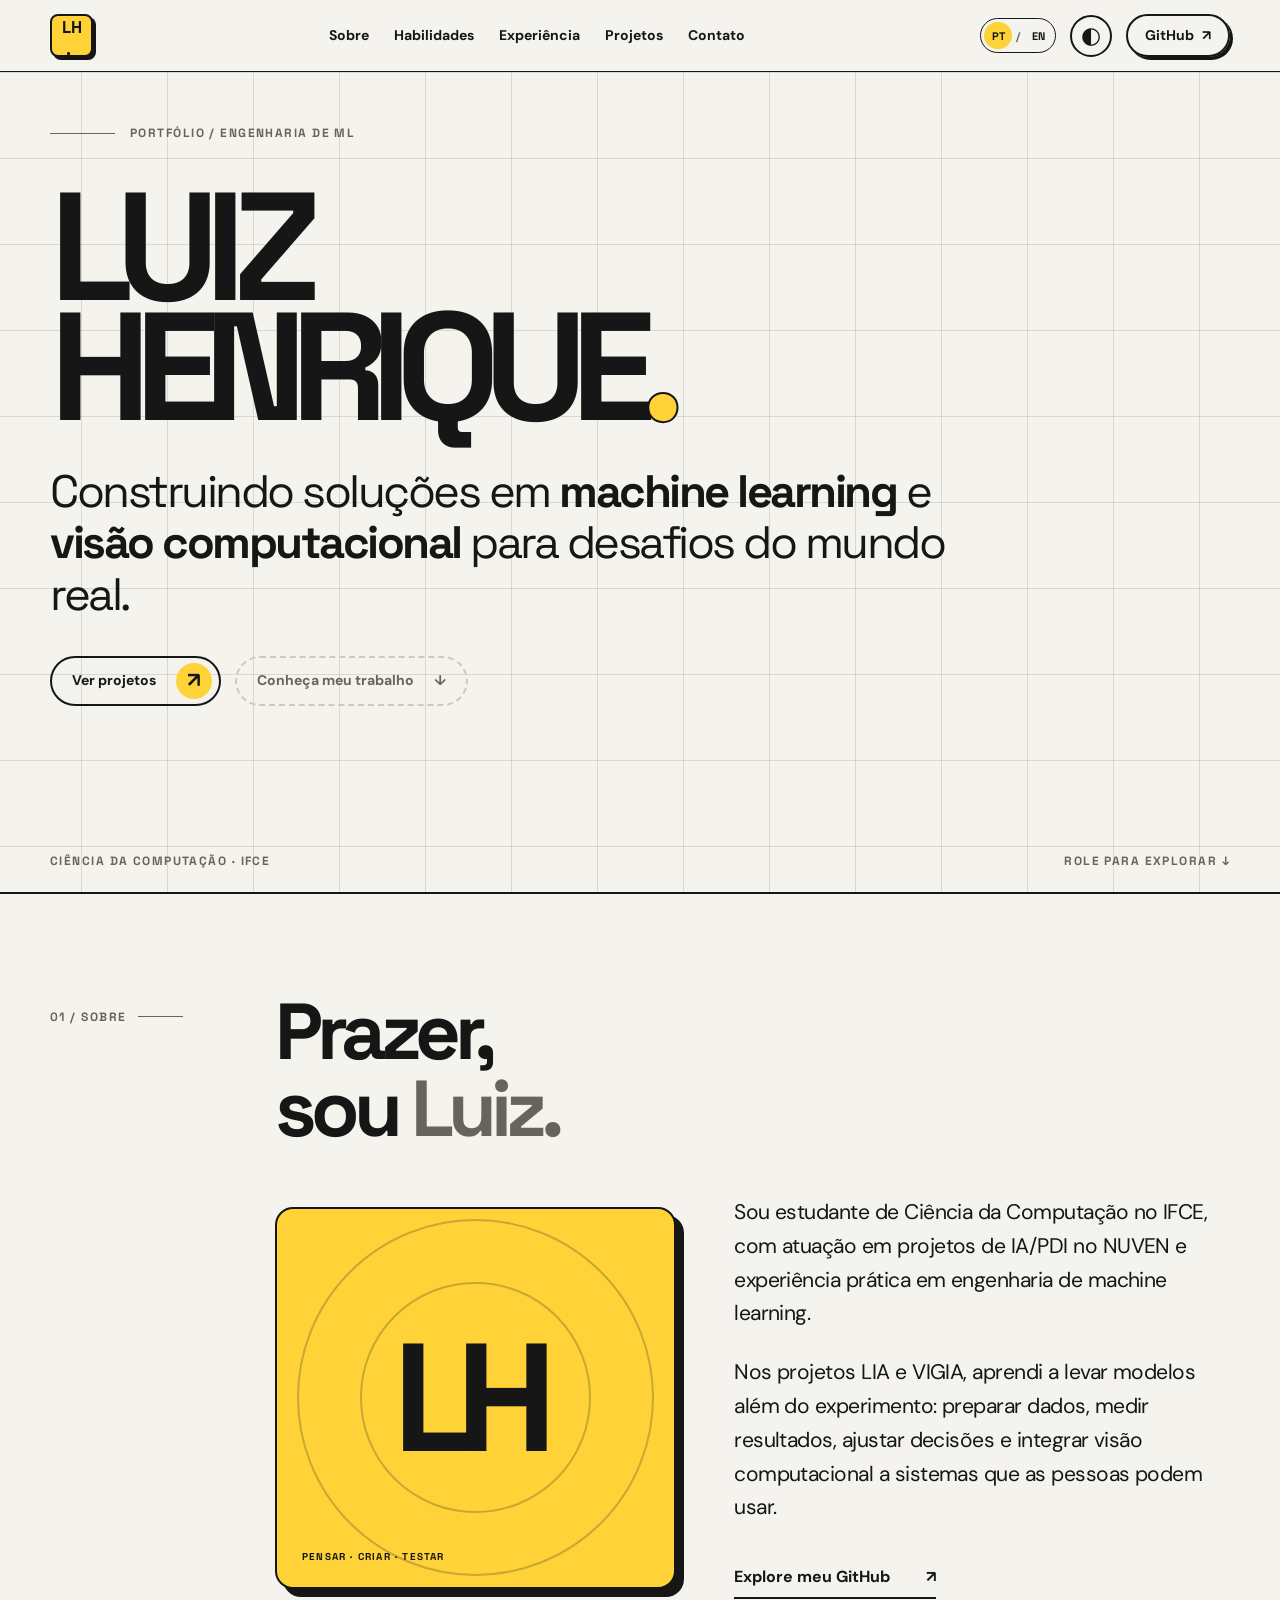
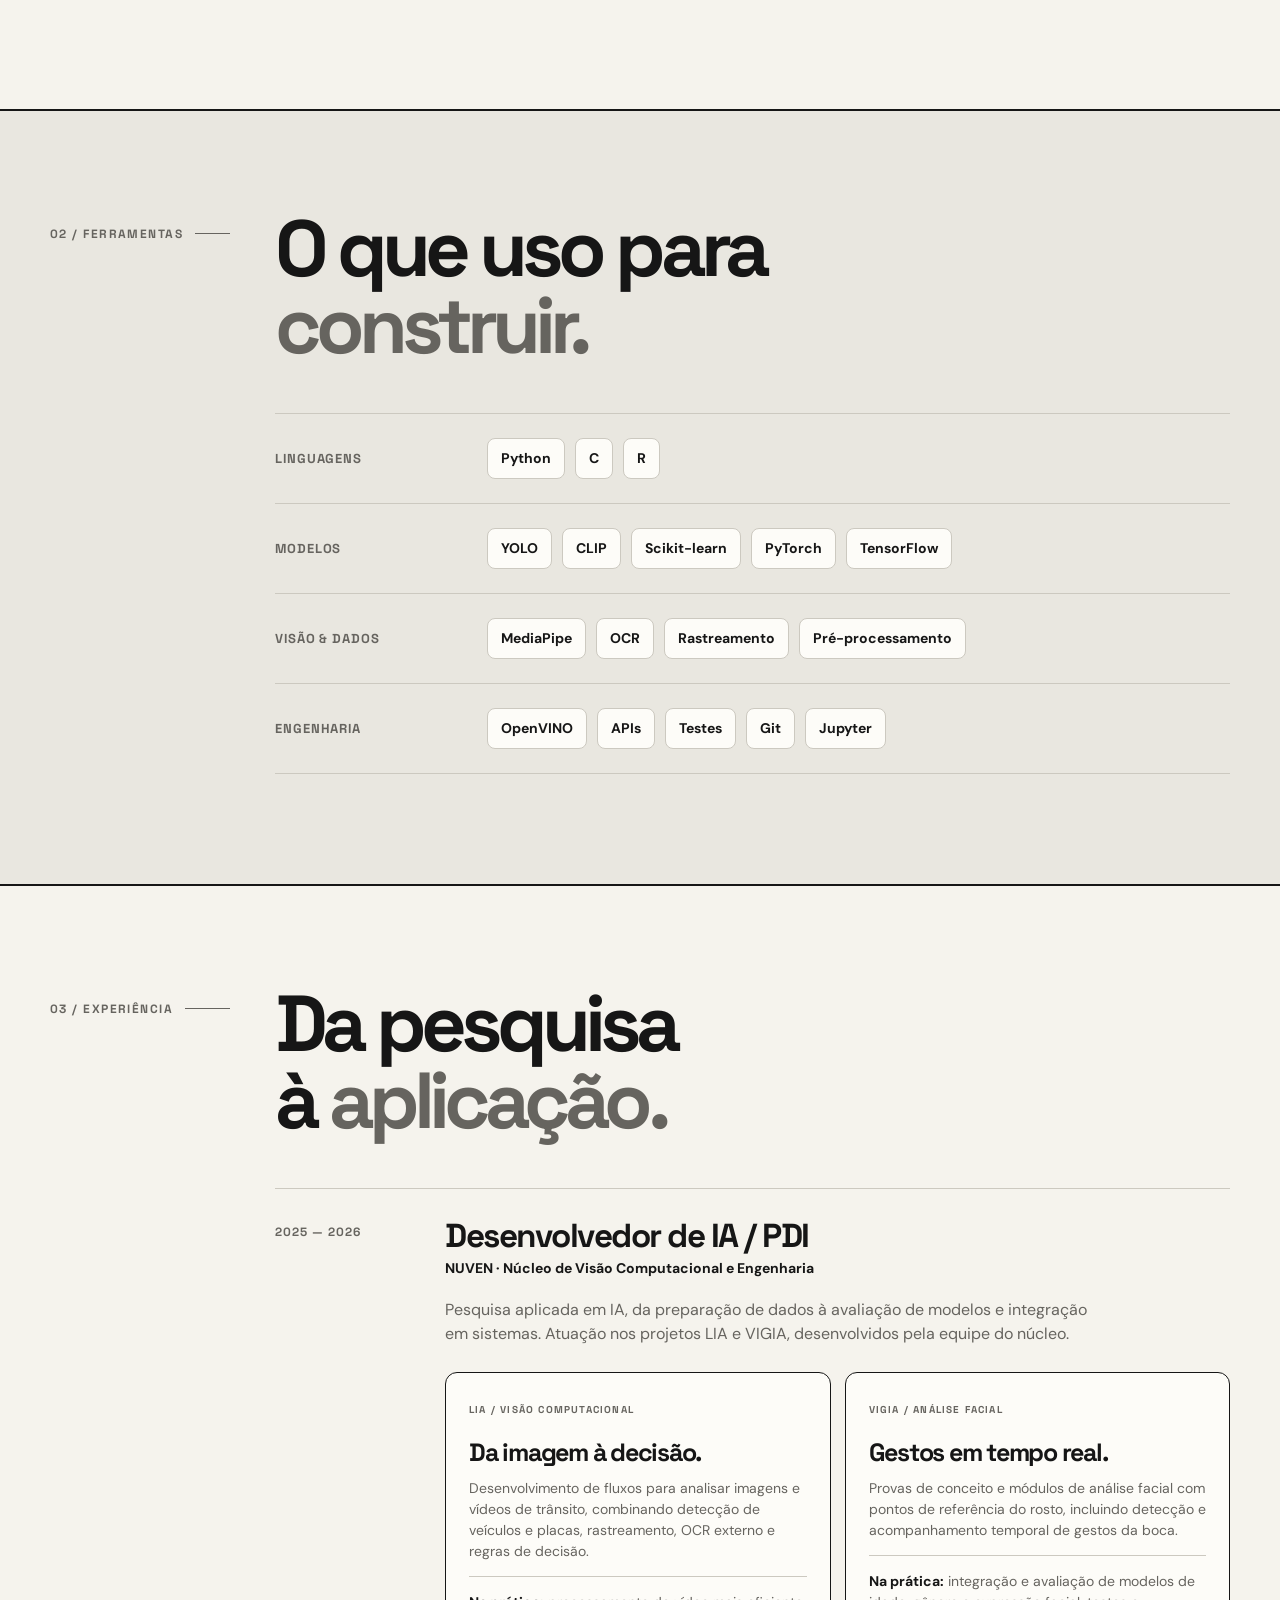
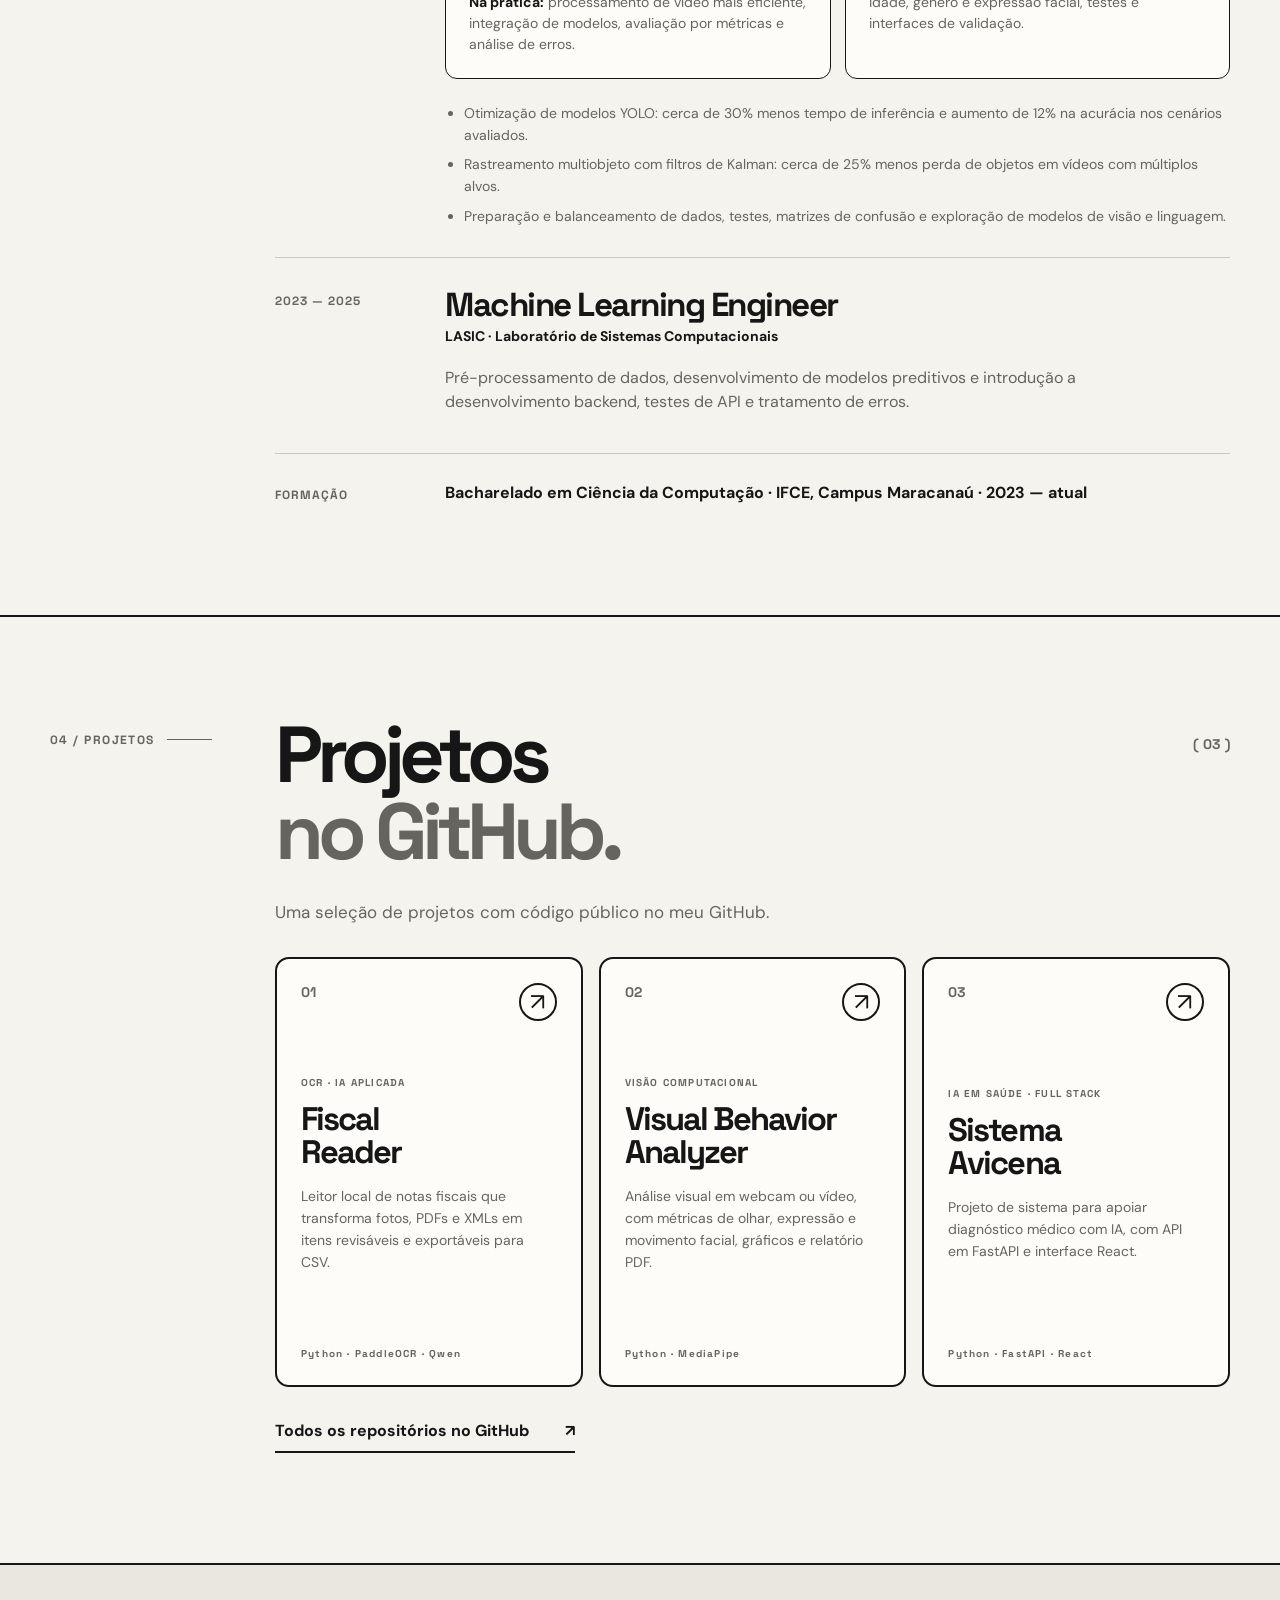
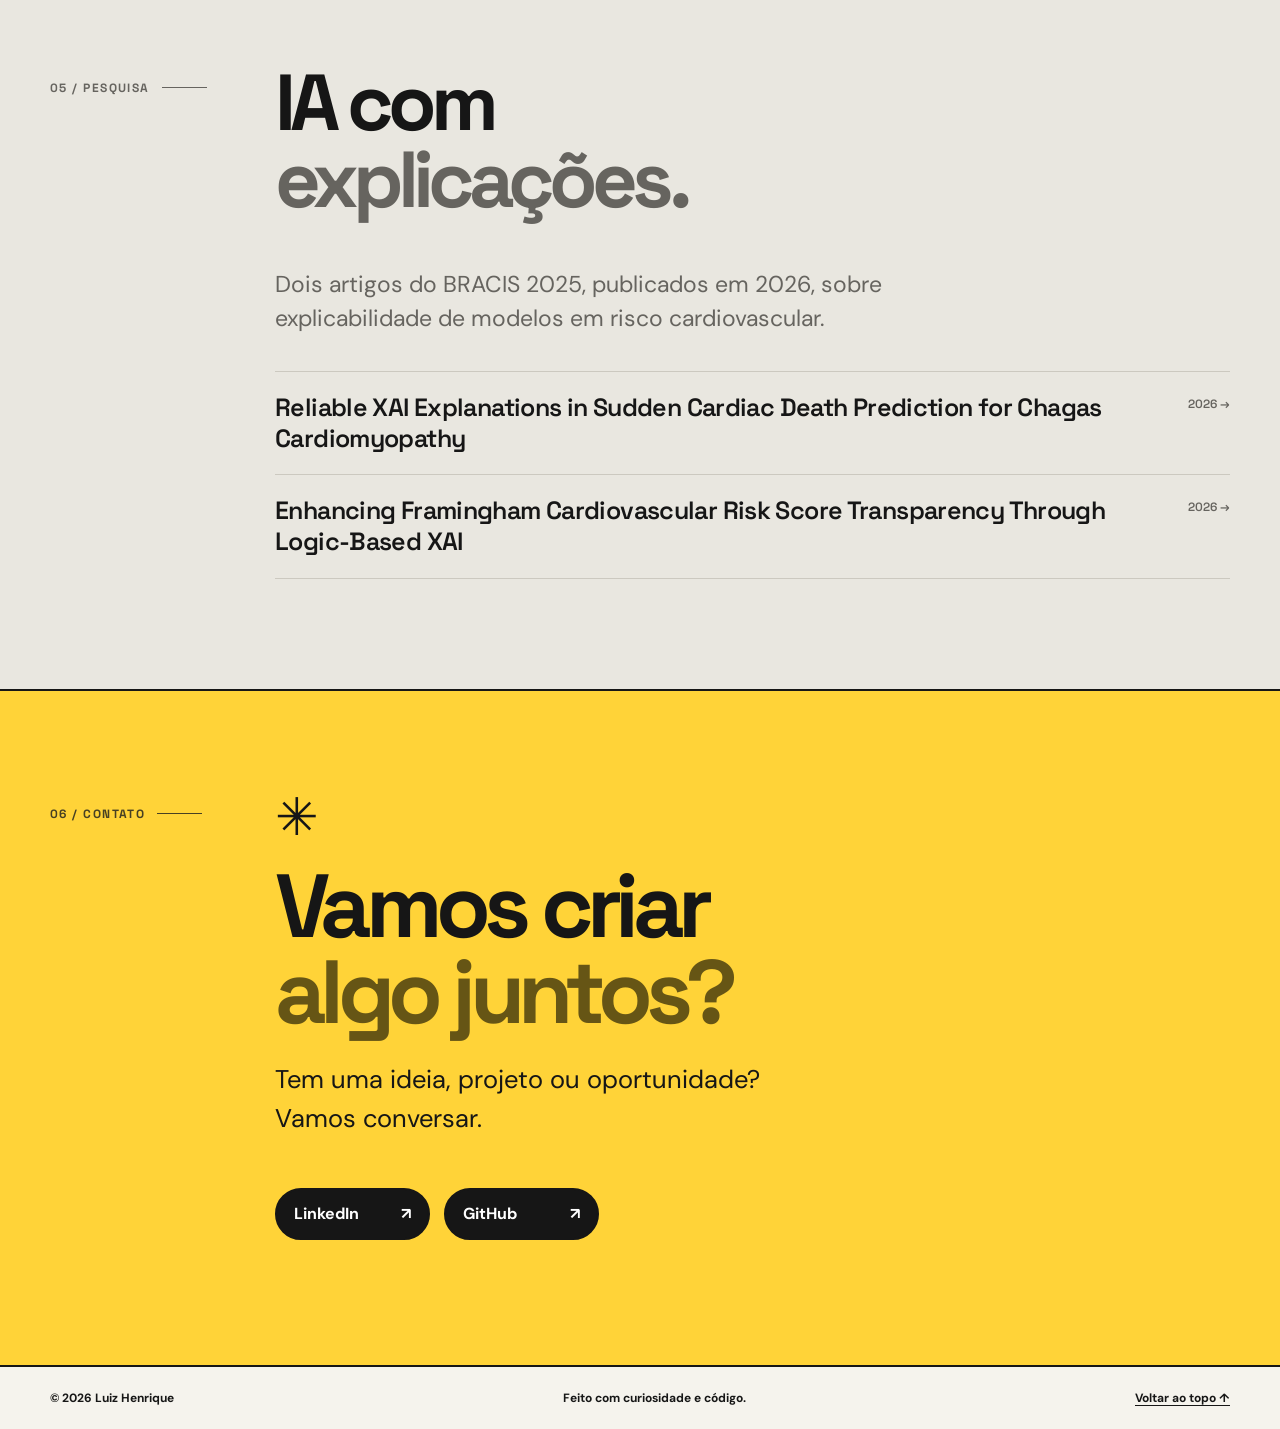
<file: index.html>
<!doctype html>
<html lang="pt-BR">
  <head>
    <meta charset="utf-8" />
    <meta name="viewport" content="width=device-width, initial-scale=1" />
    <meta name="theme-color" content="#f5f3ed" />
    <meta name="description" content="Portfólio de Luiz Henrique — engenharia de machine learning, visão computacional e inteligência artificial aplicada." />
    <title>Luiz Henrique — Portfólio</title>
    <link rel="alternate" hreflang="pt-BR" href="./" />
    <link rel="alternate" hreflang="en" href="./en/" />
    <link rel="stylesheet" href="./styles.css" />
    <script src="./script.js" defer></script>
  </head>
  <body id="top">
    <a class="skip-link" href="#conteudo">Pular para o conteúdo</a>
    <header class="site-header">
      <a class="brand" href="#top" aria-label="Voltar ao início">LH<span>.</span></a>
      <nav class="desktop-nav" aria-label="Navegação principal">
        <a href="#sobre">Sobre</a>
        <a href="#habilidades">Habilidades</a>
        <a href="#experiencia">Experiência</a>
        <a href="#projetos">Projetos</a>
        <a href="#contato">Contato</a>
      </nav>
      <div class="header-actions">
        <nav class="language-switch" aria-label="Idioma">
          <a href="./" lang="pt-BR" aria-current="page">PT</a>
          <span aria-hidden="true">/</span>
          <a href="./en/" lang="en">EN</a>
        </nav>
        <button class="theme-toggle" type="button" aria-label="Ativar tema escuro" title="Alternar tema">
          <span class="theme-icon" aria-hidden="true">◐</span>
        </button>
        <a class="header-link" href="https://github.com/Henrique1201" target="_blank" rel="noopener noreferrer">GitHub <span aria-hidden="true">↗</span></a>
      </div>
    </header>

    <main id="conteudo">
      <section class="hero grid-paper" aria-labelledby="hero-title">
        <div class="container hero-inner">
          <div class="eyebrow"><span class="eyebrow-line"></span> PORTFÓLIO / ENGENHARIA DE ML</div>
          <h1 id="hero-title">LUIZ<br /><span>HENRIQUE</span><span class="hero-period">.</span></h1>
          <p class="hero-statement">Construindo soluções em <strong>machine learning</strong> e <strong>visão computacional</strong> para desafios do mundo real.</p>
          <div class="hero-actions">
            <a class="pill-button primary" href="#projetos">Ver projetos <span class="arrow-badge" aria-hidden="true">↗</span></a>
            <a class="pill-button subtle" href="#sobre">Conheça meu trabalho <span aria-hidden="true">↓</span></a>
          </div>
          <div class="hero-footer"><span>CIÊNCIA DA COMPUTAÇÃO · IFCE</span><span>ROLE PARA EXPLORAR ↓</span></div>
        </div>
      </section>

      <section class="section about-section" id="sobre" aria-labelledby="sobre-title">
        <div class="container section-grid">
          <div class="section-meta"><span class="section-index">01 / SOBRE</span><span class="section-rule"></span></div>
          <div class="section-content about-content">
            <h2 id="sobre-title">Prazer,<br />sou <em>Luiz.</em></h2>
            <div class="about-columns">
              <div class="portrait-card" aria-label="Monograma de Luiz Henrique"><span>LH</span><span class="portrait-caption">PENSAR · CRIAR · TESTAR</span></div>
              <div class="body-copy">
                <p>Sou estudante de Ciência da Computação no IFCE, com atuação em projetos de IA/PDI no NUVEN e experiência prática em engenharia de machine learning.</p>
                <p>Nos projetos LIA e VIGIA, aprendi a levar modelos além do experimento: preparar dados, medir resultados, ajustar decisões e integrar visão computacional a sistemas que as pessoas podem usar.</p>
                <a class="text-link" href="https://github.com/Henrique1201" target="_blank" rel="noopener noreferrer">Explore meu GitHub <span aria-hidden="true">↗</span></a>
              </div>
            </div>
          </div>
        </div>
      </section>

      <section class="section skills-section" id="habilidades" aria-labelledby="habilidades-title">
        <div class="container section-grid">
          <div class="section-meta"><span class="section-index">02 / FERRAMENTAS</span><span class="section-rule"></span></div>
          <div class="section-content">
            <h2 id="habilidades-title">O que uso para<br /><em>construir.</em></h2>
            <div class="skill-rows">
              <div class="skill-row"><h3>Linguagens</h3><div class="chips"><span>Python</span><span>C</span><span>R</span></div></div>
              <div class="skill-row"><h3>Modelos</h3><div class="chips"><span>YOLO</span><span>CLIP</span><span>Scikit-learn</span><span>PyTorch</span><span>TensorFlow</span></div></div>
              <div class="skill-row"><h3>Visão & dados</h3><div class="chips"><span>MediaPipe</span><span>OCR</span><span>Rastreamento</span><span>Pré-processamento</span></div></div>
              <div class="skill-row"><h3>Engenharia</h3><div class="chips"><span>OpenVINO</span><span>APIs</span><span>Testes</span><span>Git</span><span>Jupyter</span></div></div>
            </div>
          </div>
        </div>
      </section>

      <section class="section experience-section" id="experiencia" aria-labelledby="experiencia-title">
        <div class="container section-grid">
          <div class="section-meta"><span class="section-index">03 / EXPERIÊNCIA</span><span class="section-rule"></span></div>
          <div class="section-content">
            <h2 id="experiencia-title">Da pesquisa<br />à <em>aplicação.</em></h2>
            <div class="experience-list">
              <article class="experience-item"><div class="experience-date">2025 — 2026</div><div><h3>Desenvolvedor de IA / PDI</h3><p class="experience-place">NUVEN · Núcleo de Visão Computacional e Engenharia</p><p>Pesquisa aplicada em IA, da preparação de dados à avaliação de modelos e integração em sistemas. Atuação nos projetos LIA e VIGIA, desenvolvidos pela equipe do núcleo.</p>
                <div class="nuven-projects">
                  <div class="nuven-project"><span class="nuven-project-label">LIA / VISÃO COMPUTACIONAL</span><h4>Da imagem à decisão.</h4><p>Desenvolvimento de fluxos para analisar imagens e vídeos de trânsito, combinando detecção de veículos e placas, rastreamento, OCR externo e regras de decisão.</p><p class="nuven-learning"><strong>Na prática:</strong> processamento de vídeo mais eficiente, integração de modelos, avaliação por métricas e análise de erros.</p></div>
                  <div class="nuven-project"><span class="nuven-project-label">VIGIA / ANÁLISE FACIAL</span><h4>Gestos em tempo real.</h4><p>Provas de conceito e módulos de análise facial com pontos de referência do rosto, incluindo detecção e acompanhamento temporal de gestos da boca.</p><p class="nuven-learning"><strong>Na prática:</strong> integração e avaliação de modelos de idade, gênero e expressão facial, testes e interfaces de validação.</p></div>
                </div>
                <ul class="experience-bullets"><li>Otimização de modelos YOLO: cerca de 30% menos tempo de inferência e aumento de 12% na acurácia nos cenários avaliados.</li><li>Rastreamento multiobjeto com filtros de Kalman: cerca de 25% menos perda de objetos em vídeos com múltiplos alvos.</li><li>Preparação e balanceamento de dados, testes, matrizes de confusão e exploração de modelos de visão e linguagem.</li></ul>
              </div></article>
              <article class="experience-item"><div class="experience-date">2023 — 2025</div><div><h3>Machine Learning Engineer</h3><p class="experience-place">LASIC · Laboratório de Sistemas Computacionais</p><p>Pré-processamento de dados, desenvolvimento de modelos preditivos e introdução a desenvolvimento backend, testes de API e tratamento de erros.</p></div></article>
            </div>
            <div class="education-note"><span>FORMAÇÃO</span><p>Bacharelado em Ciência da Computação · IFCE, Campus Maracanaú · 2023 — atual</p></div>
          </div>
        </div>
      </section>

      <section class="section projects-section" id="projetos" aria-labelledby="projetos-title">
        <div class="container section-grid">
          <div class="section-meta"><span class="section-index">04 / PROJETOS</span><span class="section-rule"></span></div>
          <div class="section-content">
            <div class="section-heading-row"><h2 id="projetos-title">Projetos<br /><em>no GitHub.</em></h2><span class="project-count">( 03 )</span></div>
            <p class="projects-intro">Uma seleção de projetos com código público no meu GitHub.</p>
            <div class="project-list">
              <a class="project-card" href="https://github.com/Henrique1201/fiscal-reader" target="_blank" rel="noopener noreferrer">
                <div class="project-top"><span class="project-number">01</span><span class="project-arrow" aria-hidden="true">↗</span></div>
                <div><p class="project-category">OCR · IA APLICADA</p><h3>Fiscal<br />Reader</h3><p class="project-description">Leitor local de notas fiscais que transforma fotos, PDFs e XMLs em itens revisáveis e exportáveis para CSV.</p></div>
                <span class="project-tech">Python · PaddleOCR · Qwen</span>
              </a>
              <a class="project-card" href="https://github.com/Henrique1201/face-ai" target="_blank" rel="noopener noreferrer">
                <div class="project-top"><span class="project-number">02</span><span class="project-arrow" aria-hidden="true">↗</span></div>
                <div><p class="project-category">VISÃO COMPUTACIONAL</p><h3>Visual Behavior<br />Analyzer</h3><p class="project-description">Análise visual em webcam ou vídeo, com métricas de olhar, expressão e movimento facial, gráficos e relatório PDF.</p></div>
                <span class="project-tech">Python · MediaPipe</span>
              </a>
              <a class="project-card" href="https://github.com/Henrique1201/Glauco-VisionV2" target="_blank" rel="noopener noreferrer">
                <div class="project-top"><span class="project-number">03</span><span class="project-arrow" aria-hidden="true">↗</span></div>
                <div><p class="project-category">IA EM SAÚDE · FULL STACK</p><h3>Sistema<br />Avicena</h3><p class="project-description">Projeto de sistema para apoiar diagnóstico médico com IA, com API em FastAPI e interface React.</p></div>
                <span class="project-tech">Python · FastAPI · React</span>
              </a>
            </div>
            <a class="all-projects" href="https://github.com/Henrique1201?tab=repositories" target="_blank" rel="noopener noreferrer">Todos os repositórios no GitHub <span aria-hidden="true">↗</span></a>
          </div>
        </div>
      </section>

      <section class="section research-section" id="pesquisa" aria-labelledby="pesquisa-title">
        <div class="container section-grid">
          <div class="section-meta"><span class="section-index">05 / PESQUISA</span><span class="section-rule"></span></div>
          <div class="section-content">
            <h2 id="pesquisa-title">IA com<br /><em>explicações.</em></h2>
            <p class="research-intro">Dois artigos do BRACIS 2025, publicados em 2026, sobre explicabilidade de modelos em risco cardiovascular.</p>
            <div class="research-list"><a href="https://link.springer.com/chapter/10.1007/978-3-032-15984-7_29">Reliable XAI Explanations in Sudden Cardiac Death Prediction for Chagas Cardiomyopathy <span>2026 →</span></a><a href="https://link.springer.com/chapter/10.1007/978-3-032-15987-8_30">Enhancing Framingham Cardiovascular Risk Score Transparency Through Logic-Based XAI <span>2026 →</span></a></div>
          </div>
        </div>
      </section>

      <section class="section contact-section" id="contato" aria-labelledby="contato-title">
        <div class="container section-grid">
          <div class="section-meta"><span class="section-index">06 / CONTATO</span><span class="section-rule"></span></div>
          <div class="section-content">
            <span class="contact-star" aria-hidden="true">✳</span>
            <h2 id="contato-title">Vamos criar<br /><em>algo juntos?</em></h2>
            <p>Tem uma ideia, projeto ou oportunidade? Vamos conversar.</p>
            <div class="contact-links">
              <a href="https://www.linkedin.com/in/henriqueteixeiraviana/" target="_blank" rel="noopener noreferrer">LinkedIn <span aria-hidden="true">↗</span></a>
              <a href="https://github.com/Henrique1201" target="_blank" rel="noopener noreferrer">GitHub <span aria-hidden="true">↗</span></a>
            </div>
          </div>
        </div>
      </section>
    </main>

    <footer class="site-footer"><div class="container"><span>© <span id="year">2026</span> Luiz Henrique</span><span>Feito com curiosidade e código.</span><a href="#top">Voltar ao topo ↑</a></div></footer>
  </body>
</html>
</file>
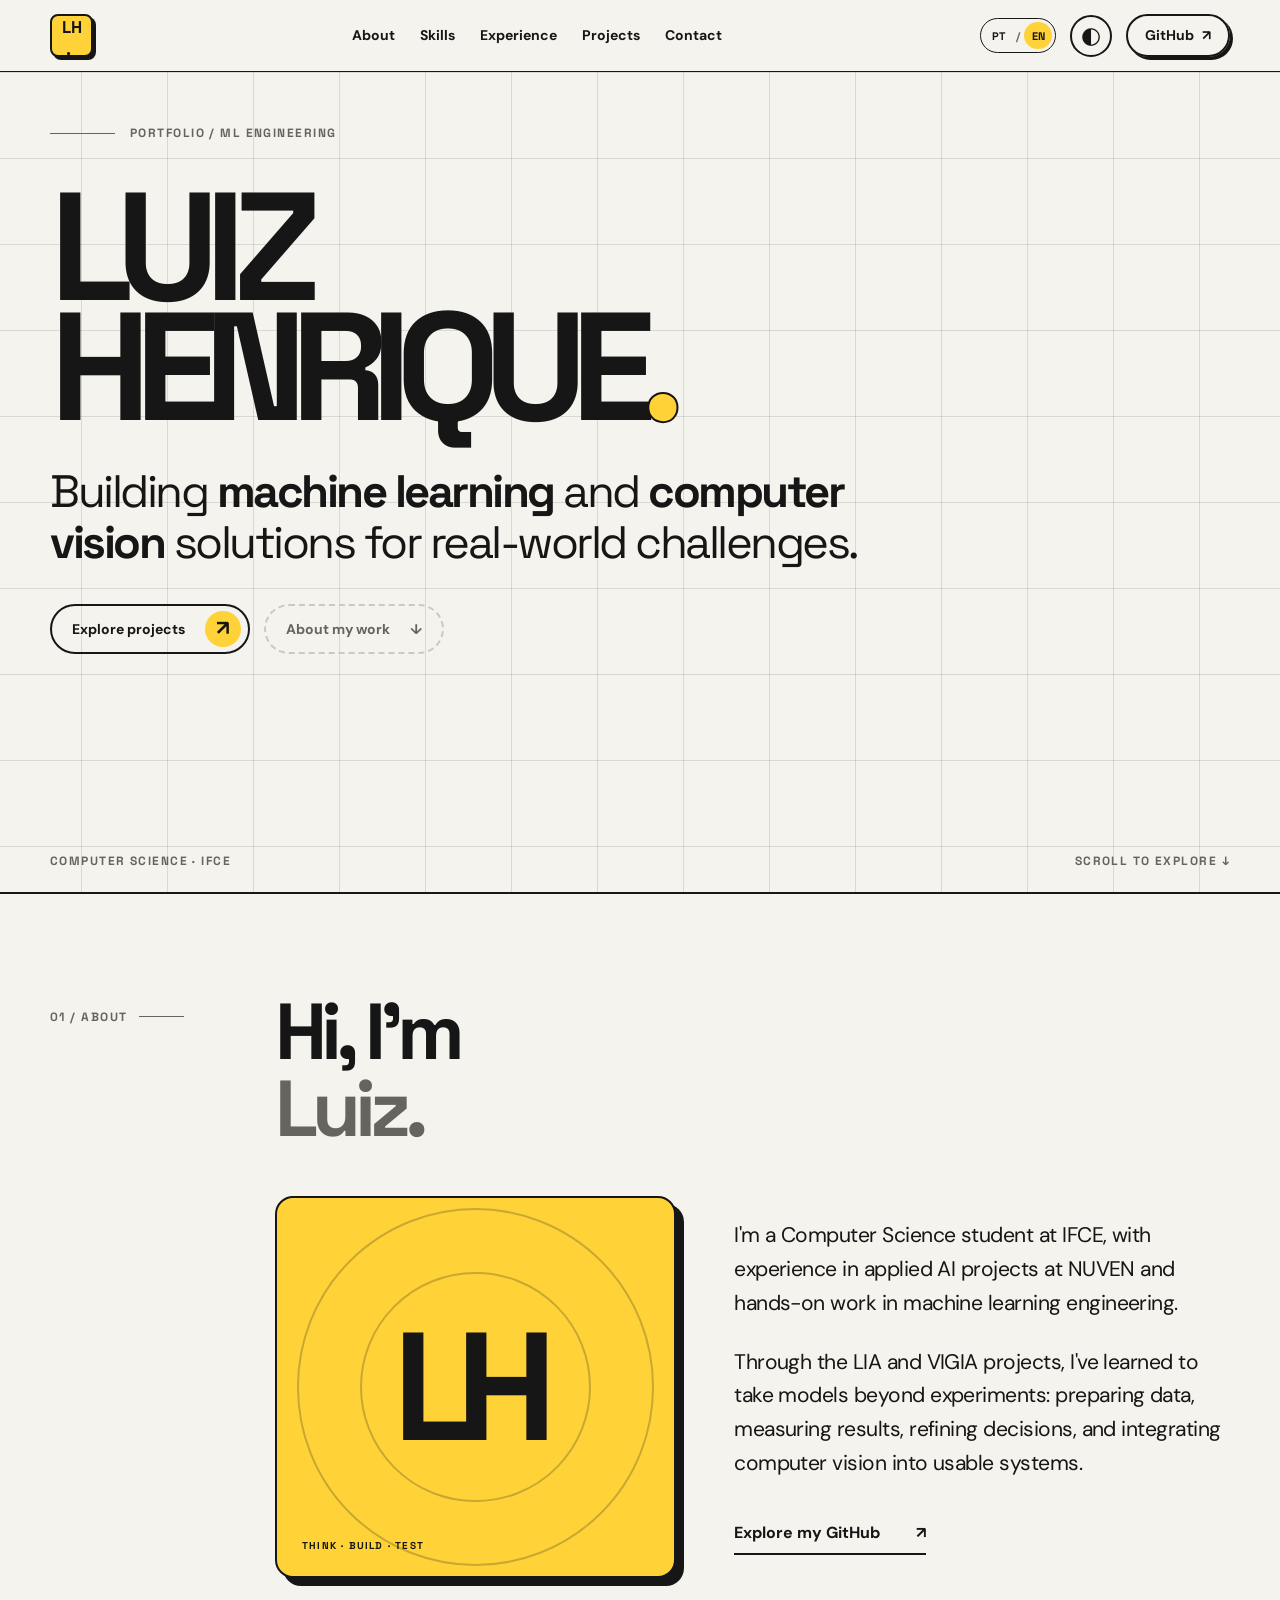
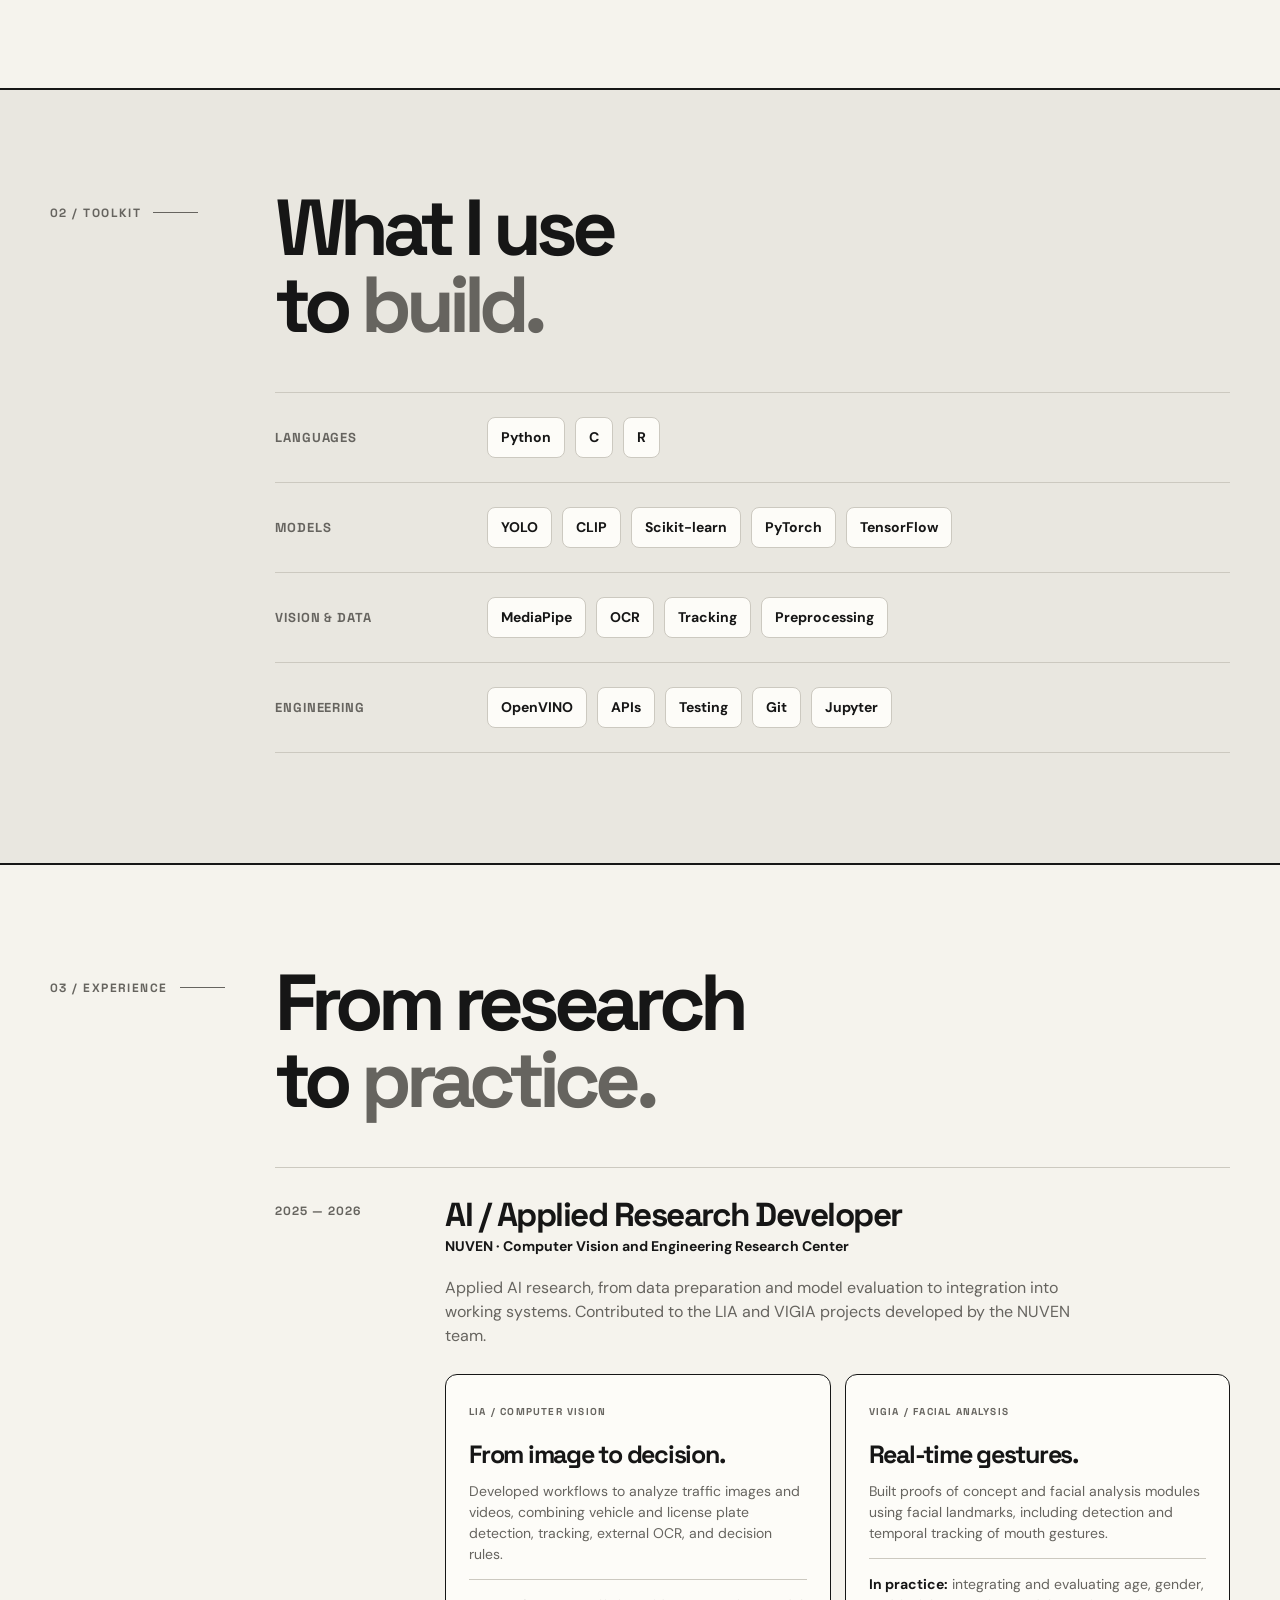
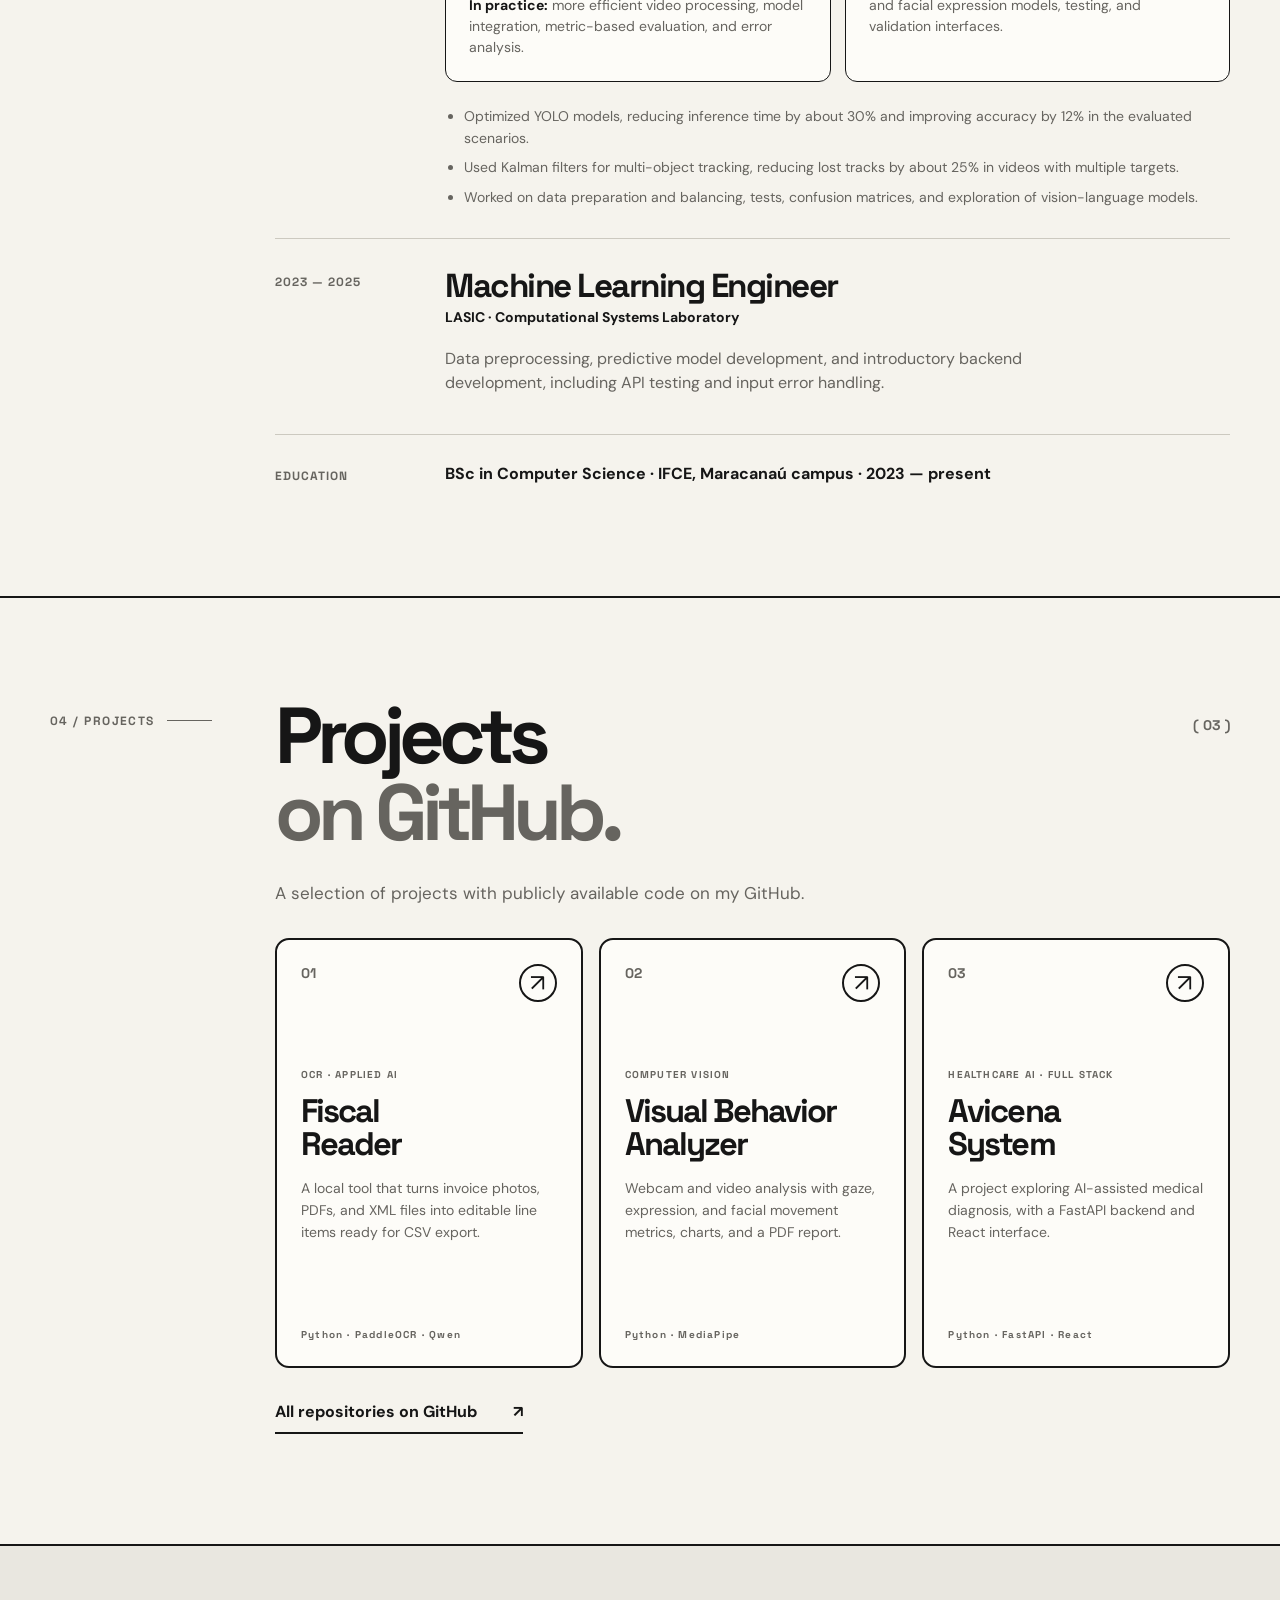
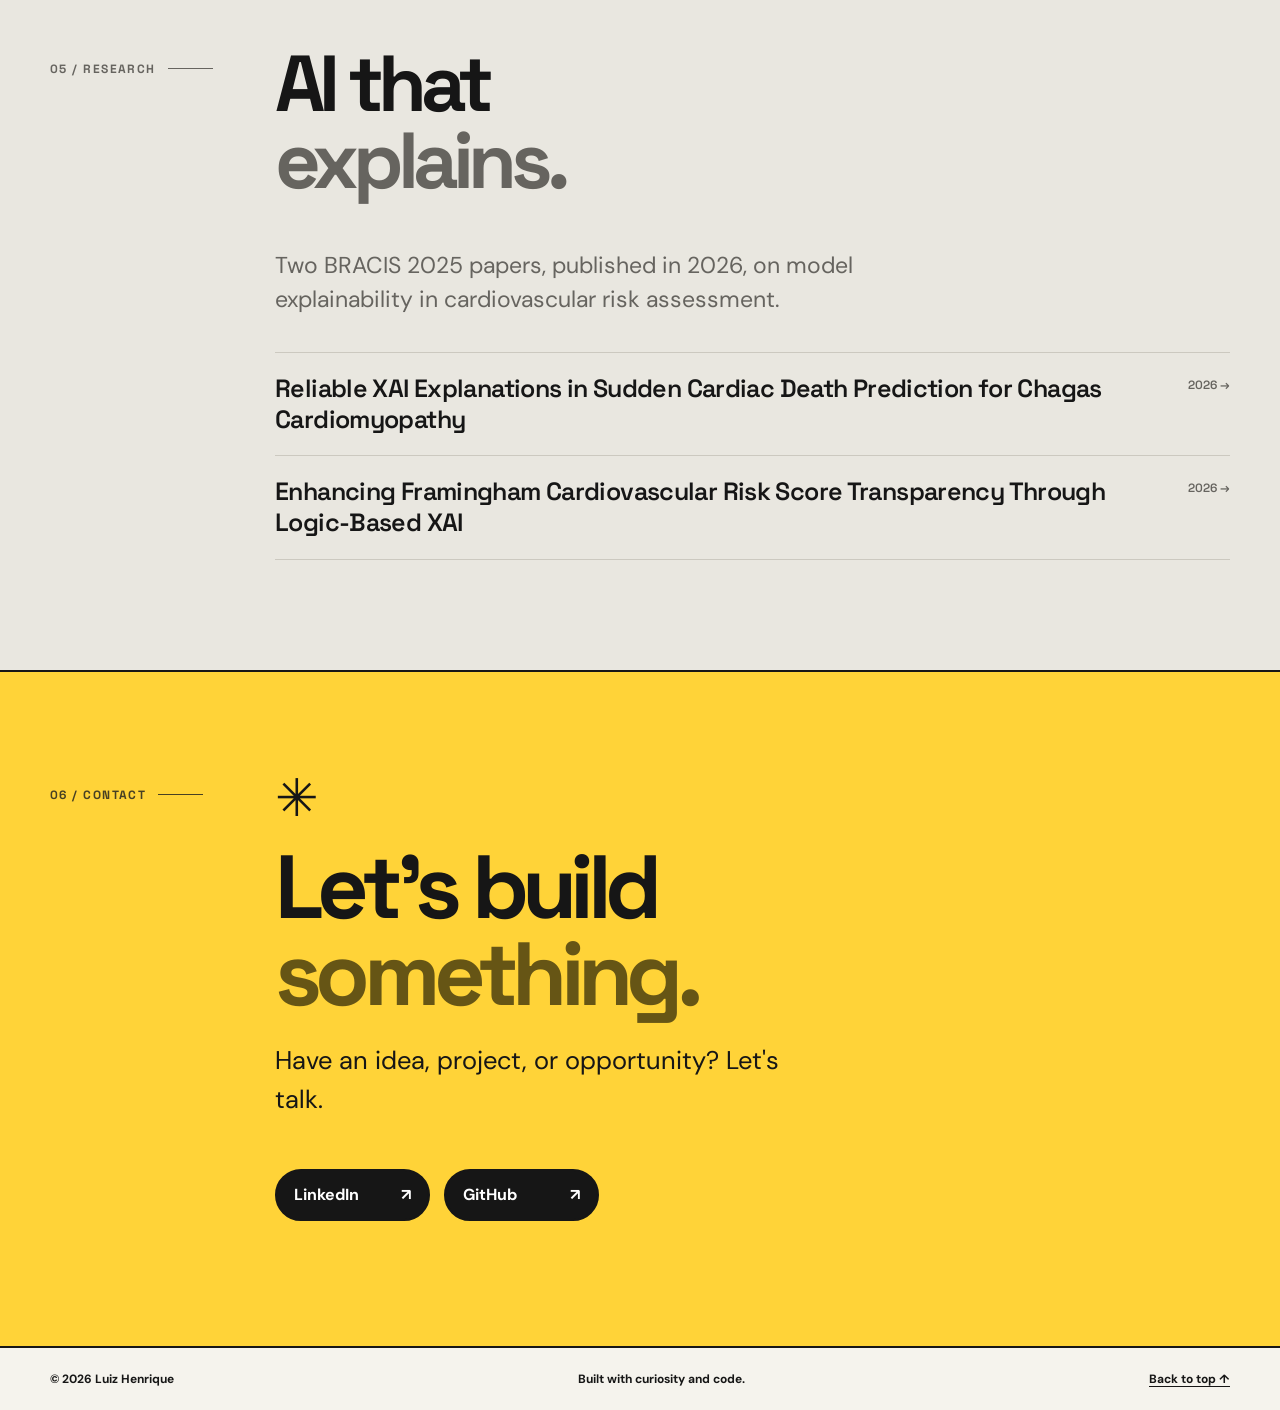
<file: en/index.html>
<!doctype html>
<html lang="en">
  <head>
    <meta charset="utf-8" />
    <meta name="viewport" content="width=device-width, initial-scale=1" />
    <meta name="theme-color" content="#f5f3ed" />
    <meta name="description" content="Luiz Henrique's portfolio — machine learning engineering, computer vision, and applied artificial intelligence." />
    <title>Luiz Henrique — Portfolio</title>
    <link rel="alternate" hreflang="pt-BR" href="../" />
    <link rel="alternate" hreflang="en" href="./" />
    <link rel="stylesheet" href="../styles.css" />
    <script src="../script.js" defer></script>
  </head>
  <body id="top">
    <a class="skip-link" href="#content">Skip to content</a>
    <header class="site-header">
      <a class="brand" href="#top" aria-label="Back to top">LH<span>.</span></a>
      <nav class="desktop-nav" aria-label="Main navigation">
        <a href="#about">About</a>
        <a href="#skills">Skills</a>
        <a href="#experience">Experience</a>
        <a href="#projects">Projects</a>
        <a href="#contact">Contact</a>
      </nav>
      <div class="header-actions">
        <nav class="language-switch" aria-label="Language">
          <a href="../" lang="pt-BR">PT</a>
          <span aria-hidden="true">/</span>
          <a href="./" lang="en" aria-current="page">EN</a>
        </nav>
        <button class="theme-toggle" type="button" aria-label="Switch to dark theme" title="Toggle theme">
          <span class="theme-icon" aria-hidden="true">◐</span>
        </button>
        <a class="header-link" href="https://github.com/Henrique1201" target="_blank" rel="noopener noreferrer">GitHub <span aria-hidden="true">↗</span></a>
      </div>
    </header>

    <main id="content">
      <section class="hero grid-paper" aria-labelledby="hero-title">
        <div class="container hero-inner">
          <div class="eyebrow"><span class="eyebrow-line"></span> PORTFOLIO / ML ENGINEERING</div>
          <h1 id="hero-title">LUIZ<br /><span>HENRIQUE</span><span class="hero-period">.</span></h1>
          <p class="hero-statement">Building <strong>machine learning</strong> and <strong>computer vision</strong> solutions for real-world challenges.</p>
          <div class="hero-actions">
            <a class="pill-button primary" href="#projects">Explore projects <span class="arrow-badge" aria-hidden="true">↗</span></a>
            <a class="pill-button subtle" href="#about">About my work <span aria-hidden="true">↓</span></a>
          </div>
          <div class="hero-footer"><span>COMPUTER SCIENCE · IFCE</span><span>SCROLL TO EXPLORE ↓</span></div>
        </div>
      </section>

      <section class="section about-section" id="about" aria-labelledby="about-title">
        <div class="container section-grid">
          <div class="section-meta"><span class="section-index">01 / ABOUT</span><span class="section-rule"></span></div>
          <div class="section-content about-content">
            <h2 id="about-title">Hi, I'm<br /><em>Luiz.</em></h2>
            <div class="about-columns">
              <div class="portrait-card" aria-label="Luiz Henrique monogram"><span>LH</span><span class="portrait-caption">THINK · BUILD · TEST</span></div>
              <div class="body-copy">
                <p>I'm a Computer Science student at IFCE, with experience in applied AI projects at NUVEN and hands-on work in machine learning engineering.</p>
                <p>Through the LIA and VIGIA projects, I've learned to take models beyond experiments: preparing data, measuring results, refining decisions, and integrating computer vision into usable systems.</p>
                <a class="text-link" href="https://github.com/Henrique1201" target="_blank" rel="noopener noreferrer">Explore my GitHub <span aria-hidden="true">↗</span></a>
              </div>
            </div>
          </div>
        </div>
      </section>

      <section class="section skills-section" id="skills" aria-labelledby="skills-title">
        <div class="container section-grid">
          <div class="section-meta"><span class="section-index">02 / TOOLKIT</span><span class="section-rule"></span></div>
          <div class="section-content">
            <h2 id="skills-title">What I use<br />to <em>build.</em></h2>
            <div class="skill-rows">
              <div class="skill-row"><h3>Languages</h3><div class="chips"><span>Python</span><span>C</span><span>R</span></div></div>
              <div class="skill-row"><h3>Models</h3><div class="chips"><span>YOLO</span><span>CLIP</span><span>Scikit-learn</span><span>PyTorch</span><span>TensorFlow</span></div></div>
              <div class="skill-row"><h3>Vision & data</h3><div class="chips"><span>MediaPipe</span><span>OCR</span><span>Tracking</span><span>Preprocessing</span></div></div>
              <div class="skill-row"><h3>Engineering</h3><div class="chips"><span>OpenVINO</span><span>APIs</span><span>Testing</span><span>Git</span><span>Jupyter</span></div></div>
            </div>
          </div>
        </div>
      </section>

      <section class="section experience-section" id="experience" aria-labelledby="experience-title">
        <div class="container section-grid">
          <div class="section-meta"><span class="section-index">03 / EXPERIENCE</span><span class="section-rule"></span></div>
          <div class="section-content">
            <h2 id="experience-title">From research<br />to <em>practice.</em></h2>
            <div class="experience-list">
              <article class="experience-item"><div class="experience-date">2025 — 2026</div><div><h3>AI / Applied Research Developer</h3><p class="experience-place">NUVEN · Computer Vision and Engineering Research Center</p><p>Applied AI research, from data preparation and model evaluation to integration into working systems. Contributed to the LIA and VIGIA projects developed by the NUVEN team.</p>
                <div class="nuven-projects">
                  <div class="nuven-project"><span class="nuven-project-label">LIA / COMPUTER VISION</span><h4>From image to decision.</h4><p>Developed workflows to analyze traffic images and videos, combining vehicle and license plate detection, tracking, external OCR, and decision rules.</p><p class="nuven-learning"><strong>In practice:</strong> more efficient video processing, model integration, metric-based evaluation, and error analysis.</p></div>
                  <div class="nuven-project"><span class="nuven-project-label">VIGIA / FACIAL ANALYSIS</span><h4>Real-time gestures.</h4><p>Built proofs of concept and facial analysis modules using facial landmarks, including detection and temporal tracking of mouth gestures.</p><p class="nuven-learning"><strong>In practice:</strong> integrating and evaluating age, gender, and facial expression models, testing, and validation interfaces.</p></div>
                </div>
                <ul class="experience-bullets"><li>Optimized YOLO models, reducing inference time by about 30% and improving accuracy by 12% in the evaluated scenarios.</li><li>Used Kalman filters for multi-object tracking, reducing lost tracks by about 25% in videos with multiple targets.</li><li>Worked on data preparation and balancing, tests, confusion matrices, and exploration of vision-language models.</li></ul>
              </div></article>
              <article class="experience-item"><div class="experience-date">2023 — 2025</div><div><h3>Machine Learning Engineer</h3><p class="experience-place">LASIC · Computational Systems Laboratory</p><p>Data preprocessing, predictive model development, and introductory backend development, including API testing and input error handling.</p></div></article>
            </div>
            <div class="education-note"><span>EDUCATION</span><p>BSc in Computer Science · IFCE, Maracanaú campus · 2023 — present</p></div>
          </div>
        </div>
      </section>

      <section class="section projects-section" id="projects" aria-labelledby="projects-title">
        <div class="container section-grid">
          <div class="section-meta"><span class="section-index">04 / PROJECTS</span><span class="section-rule"></span></div>
          <div class="section-content">
            <div class="section-heading-row"><h2 id="projects-title">Projects<br /><em>on GitHub.</em></h2><span class="project-count">( 03 )</span></div>
            <p class="projects-intro">A selection of projects with publicly available code on my GitHub.</p>
            <div class="project-list">
              <a class="project-card" href="https://github.com/Henrique1201/fiscal-reader" target="_blank" rel="noopener noreferrer">
                <div class="project-top"><span class="project-number">01</span><span class="project-arrow" aria-hidden="true">↗</span></div>
                <div><p class="project-category">OCR · APPLIED AI</p><h3>Fiscal<br />Reader</h3><p class="project-description">A local tool that turns invoice photos, PDFs, and XML files into editable line items ready for CSV export.</p></div>
                <span class="project-tech">Python · PaddleOCR · Qwen</span>
              </a>
              <a class="project-card" href="https://github.com/Henrique1201/face-ai" target="_blank" rel="noopener noreferrer">
                <div class="project-top"><span class="project-number">02</span><span class="project-arrow" aria-hidden="true">↗</span></div>
                <div><p class="project-category">COMPUTER VISION</p><h3>Visual Behavior<br />Analyzer</h3><p class="project-description">Webcam and video analysis with gaze, expression, and facial movement metrics, charts, and a PDF report.</p></div>
                <span class="project-tech">Python · MediaPipe</span>
              </a>
              <a class="project-card" href="https://github.com/Henrique1201/Glauco-VisionV2" target="_blank" rel="noopener noreferrer">
                <div class="project-top"><span class="project-number">03</span><span class="project-arrow" aria-hidden="true">↗</span></div>
                <div><p class="project-category">HEALTHCARE AI · FULL STACK</p><h3>Avicena<br />System</h3><p class="project-description">A project exploring AI-assisted medical diagnosis, with a FastAPI backend and React interface.</p></div>
                <span class="project-tech">Python · FastAPI · React</span>
              </a>
            </div>
            <a class="all-projects" href="https://github.com/Henrique1201?tab=repositories" target="_blank" rel="noopener noreferrer">All repositories on GitHub <span aria-hidden="true">↗</span></a>
          </div>
        </div>
      </section>

      <section class="section research-section" id="research" aria-labelledby="research-title">
        <div class="container section-grid">
          <div class="section-meta"><span class="section-index">05 / RESEARCH</span><span class="section-rule"></span></div>
          <div class="section-content">
            <h2 id="research-title">AI that<br /><em>explains.</em></h2>
            <p class="research-intro">Two BRACIS 2025 papers, published in 2026, on model explainability in cardiovascular risk assessment.</p>
            <div class="research-list"><a href="https://link.springer.com/chapter/10.1007/978-3-032-15984-7_29">Reliable XAI Explanations in Sudden Cardiac Death Prediction for Chagas Cardiomyopathy <span>2026 →</span></a><a href="https://link.springer.com/chapter/10.1007/978-3-032-15987-8_30">Enhancing Framingham Cardiovascular Risk Score Transparency Through Logic-Based XAI <span>2026 →</span></a></div>
          </div>
        </div>
      </section>

      <section class="section contact-section" id="contact" aria-labelledby="contact-title">
        <div class="container section-grid">
          <div class="section-meta"><span class="section-index">06 / CONTACT</span><span class="section-rule"></span></div>
          <div class="section-content">
            <span class="contact-star" aria-hidden="true">✳</span>
            <h2 id="contact-title">Let's build<br /><em>something.</em></h2>
            <p>Have an idea, project, or opportunity? Let's talk.</p>
            <div class="contact-links">
              <a href="https://www.linkedin.com/in/henriqueteixeiraviana/" target="_blank" rel="noopener noreferrer">LinkedIn <span aria-hidden="true">↗</span></a>
              <a href="https://github.com/Henrique1201" target="_blank" rel="noopener noreferrer">GitHub <span aria-hidden="true">↗</span></a>
            </div>
          </div>
        </div>
      </section>
    </main>

    <footer class="site-footer"><div class="container"><span>© <span id="year">2026</span> Luiz Henrique</span><span>Built with curiosity and code.</span><a href="#top">Back to top ↑</a></div></footer>
  </body>
</html>
</file>
<file: styles.css>
@import url('https://fonts.googleapis.com/css2?family=DM+Sans:wght@400;500;600;700&family=Space+Grotesk:wght@400;500;600;700&display=swap');

:root{--paper:#f5f3ed;--ink:#161616;--muted:#66645f;--line:#ccc9c0;--wash:#e9e7e0;--card:#fdfcf8;--yellow:#ffd338;--grid:rgba(22,22,22,.12);color-scheme:light}
:root[data-theme=dark]{--paper:#161616;--ink:#f5f3ed;--muted:#aaa8a1;--line:#494843;--wash:#22221f;--card:#252521;--yellow:#ffd338;--grid:rgba(245,243,237,.10);color-scheme:dark}
*,*::before,*::after{box-sizing:border-box}
html{scroll-behavior:smooth;scroll-padding-top:82px}
body{margin:0;background:var(--paper);color:var(--ink);font-family:'DM Sans',Arial,sans-serif;line-height:1.5;transition:background .2s,color .2s}
a{color:inherit;text-decoration:none}
button{font:inherit}
button,a{ -webkit-tap-highlight-color:transparent}
button:focus-visible,a:focus-visible{outline:3px solid var(--yellow);outline-offset:4px}
::selection{background:var(--yellow);color:#161616}
.container{width:min(100% - 48px,1180px);margin-inline:auto}
.skip-link{position:absolute;z-index:30;top:-60px;left:16px;padding:10px 14px;background:var(--yellow);color:#161616}
.skip-link:focus{top:12px}
.site-header{height:72px;padding:0 max(24px,calc((100vw - 1180px)/2));position:sticky;top:0;z-index:20;display:flex;align-items:center;justify-content:space-between;border-bottom:1.5px solid var(--ink);background:var(--paper);transition:background .2s}
.brand{width:43px;height:43px;display:grid;place-items:center;border:2px solid var(--ink);border-radius:8px;background:var(--yellow);color:#161616;font:700 17px 'Space Grotesk',sans-serif;box-shadow:3px 3px 0 var(--ink)}
.brand span{margin-left:-7px}
.desktop-nav,.header-actions{display:flex;align-items:center;gap:25px}
.desktop-nav a{font-size:14px;font-weight:700;transition:opacity .2s}
.desktop-nav a:hover{opacity:.5}
.header-actions{gap:14px}
.language-switch{display:flex;align-items:center;gap:4px;flex-shrink:0;border:1.5px solid var(--ink);border-radius:100px;padding:3px;font:700 11px 'Space Grotesk',sans-serif}
.language-switch a{display:grid;place-items:center;min-width:28px;height:27px;border-radius:100px}
.language-switch a[aria-current=page]{background:var(--yellow);color:#161616}
.language-switch span{color:var(--muted)}
.theme-toggle{width:42px;height:42px;display:grid;place-items:center;border:2px solid var(--ink);border-radius:50%;background:transparent;color:var(--ink);cursor:pointer;font-size:23px}
.header-link,.pill-button{border:2px solid var(--ink);border-radius:100px;font-size:14px;font-weight:700}
.header-link{padding:9px 17px;box-shadow:3px 3px 0 var(--ink)}
.header-link span{margin-left:5px}
.grid-paper{background-image:linear-gradient(to right,var(--grid) 1px,transparent 1px),linear-gradient(to bottom,var(--grid) 1px,transparent 1px);background-size:86px 86px;background-position:center top}
.hero{min-height:min(820px,calc(100svh - 72px));border-bottom:2px solid var(--ink)}
.hero-inner{display:flex;flex-direction:column;min-height:inherit;padding-top:52px}
.eyebrow,.section-index,.hero-footer,.project-category,.project-tech,.portrait-caption{font-family:'Space Grotesk',sans-serif;font-weight:700;letter-spacing:.12em;font-size:12px}
.eyebrow{display:flex;align-items:center;gap:15px;color:var(--muted)}
.eyebrow-line{width:65px;height:1px;background:var(--muted)}
h1,h2,h3,p{margin-top:0}
h1,h2,h3{font-family:'Space Grotesk',Arial,sans-serif}
h1{font-size:clamp(80px,12vw,170px);line-height:.78;letter-spacing:-.09em;margin:46px 0 38px;font-weight:700}
h1 span:not(.hero-period){letter-spacing:-.105em}
.hero-period{color:var(--yellow);-webkit-text-stroke:2px var(--ink)}
.hero-statement{font-family:'Space Grotesk',sans-serif;font-size:clamp(25px,3.55vw,47px);line-height:1.14;letter-spacing:-.055em;max-width:900px;margin-bottom:35px}
.hero-statement strong{font-weight:700}
.hero-actions{display:flex;flex-wrap:wrap;gap:14px;align-items:center}
.pill-button{min-height:50px;display:inline-flex;align-items:center;gap:20px;padding:5px 7px 5px 20px;transition:transform .2s,box-shadow .2s}
.pill-button:hover{transform:translateY(-3px);box-shadow:3px 5px 0 var(--ink)}
.pill-button.subtle{border-style:dashed;border-color:var(--line);padding-right:20px;color:var(--muted)}
.arrow-badge{width:36px;height:36px;display:grid;place-items:center;border-radius:50%;background:var(--yellow);color:#161616;font-size:21px}
.hero-footer{margin-top:auto;padding:48px 0 22px;display:flex;justify-content:space-between;color:var(--muted)}
.section{border-bottom:2px solid var(--ink);padding:100px 0 110px}
.section-grid{display:grid;grid-template-columns:180px minmax(0,1fr);gap:45px}
.section-meta{padding-top:14px;display:flex;gap:12px;align-items:flex-start;color:var(--muted);white-space:nowrap}
.section-rule{height:1px;width:45px;background:var(--muted);margin-top:8px}
.section-content h2{font-size:clamp(48px,6.2vw,86px);line-height:.97;letter-spacing:-.075em;margin-bottom:48px}
.section-content h2 em{font-style:normal;color:var(--muted)}
.about-columns{display:grid;grid-template-columns:minmax(220px,42%) 1fr;gap:58px;align-items:center}
.portrait-card{aspect-ratio:1.05;background:var(--yellow);border:2px solid var(--ink);border-radius:18px;box-shadow:8px 8px 0 var(--ink);position:relative;display:grid;place-items:center;overflow:hidden;color:#161616}
.portrait-card::before,.portrait-card::after{content:'';position:absolute;border:2px solid rgba(22,22,22,.23);border-radius:50%;width:90%;aspect-ratio:1}
.portrait-card::after{width:58%}
.portrait-card>span:first-child{z-index:1;font:700 clamp(90px,12vw,160px) 'Space Grotesk',sans-serif;letter-spacing:-.13em;transform:translateX(-.07em)}
.portrait-caption{position:absolute;z-index:1;bottom:23px;left:25px;font-size:10px}
.body-copy{max-width:570px}
.body-copy p{font-size:clamp(18px,1.65vw,23px);line-height:1.6;letter-spacing:-.025em;margin-bottom:25px}
.text-link,.all-projects{display:inline-flex;gap:36px;align-items:center;border-bottom:2px solid var(--ink);padding-bottom:8px;font-weight:700}
.text-link{margin-top:15px}
.skills-section{background:var(--wash)}
.skill-rows{border-top:1px solid var(--line)}
.skill-row{display:grid;grid-template-columns:190px 1fr;gap:22px;padding:24px 0;border-bottom:1px solid var(--line);align-items:center}
.skill-row h3{font:700 13px 'Space Grotesk',sans-serif;letter-spacing:.07em;text-transform:uppercase;margin:0;color:var(--muted)}
.chips{display:flex;flex-wrap:wrap;gap:10px}
.chips span{border:1px solid var(--line);background:var(--card);border-radius:8px;padding:9px 13px;font-size:14px;font-weight:700}
.experience-list{border-top:1px solid var(--line)}
.experience-item{display:grid;grid-template-columns:145px 1fr;gap:25px;padding:29px 0;border-bottom:1px solid var(--line)}
.experience-date,.education-note>span{font:700 12px 'Space Grotesk',sans-serif;letter-spacing:.08em;color:var(--muted);padding-top:6px}
.experience-item h3{font-size:clamp(23px,2.6vw,34px);line-height:1.1;letter-spacing:-.045em;margin:0 0 3px}
.experience-place{font-size:14px;font-weight:700;margin-bottom:19px}
.experience-item p:not(.experience-place){max-width:660px;color:var(--muted);font-size:16px;margin-bottom:10px}
.experience-bullets{margin:16px 0 0;padding-left:19px;color:var(--muted);font-size:14px;line-height:1.55}
.experience-bullets li+li{margin-top:8px}
.nuven-projects{display:grid;grid-template-columns:repeat(2,minmax(0,1fr));gap:14px;margin:26px 0 24px}
.nuven-project{padding:23px;border:1.5px solid var(--ink);border-radius:12px;background:var(--card)}
.nuven-project-label{font:700 10px 'Space Grotesk',sans-serif;letter-spacing:.12em;color:var(--muted)}
.nuven-project h4{font:700 25px/1.1 'Space Grotesk',sans-serif;letter-spacing:-.05em;margin:19px 0 12px}
.experience-item .nuven-project p{font-size:14px;line-height:1.5;margin-bottom:14px}
.experience-item .nuven-project .nuven-learning{margin:0;padding-top:15px;border-top:1px solid var(--line)}
.nuven-learning strong{color:var(--ink)}
.education-note{display:grid;grid-template-columns:145px 1fr;gap:25px;padding-top:27px}
.education-note p{font-size:16px;font-weight:700;margin:0}
.section-heading-row{display:flex;justify-content:space-between;align-items:flex-start}
.project-count{font:700 14px 'Space Grotesk',sans-serif;color:var(--muted);margin-top:18px}
.projects-intro{font-size:17px;color:var(--muted);margin:-19px 0 31px}
.project-list{display:grid;grid-template-columns:repeat(3,minmax(0,1fr));gap:16px}
.project-card{min-height:430px;background:var(--card);border:2px solid var(--ink);border-radius:14px;padding:24px;display:flex;flex-direction:column;justify-content:space-between;transition:transform .2s,box-shadow .2s}
.project-card:hover{transform:translateY(-6px);box-shadow:7px 7px 0 var(--yellow)}
.project-top{display:flex;justify-content:space-between;align-items:flex-start}
.project-number{font:700 14px 'Space Grotesk',sans-serif;color:var(--muted)}
.project-arrow{width:38px;height:38px;border:2px solid var(--ink);border-radius:50%;display:grid;place-items:center;font-size:24px;line-height:1}
.project-category{font-size:10px;color:var(--muted);margin-bottom:13px}
.project-card h3{font-size:clamp(25px,2.55vw,35px);line-height:1.02;letter-spacing:-.06em;margin-bottom:17px}
.project-description{font-size:14px;line-height:1.55;color:var(--muted);margin-bottom:0}
.project-tech{font-size:10px;color:var(--muted);margin-top:18px}
.all-projects{margin-top:32px}
.research-section{background:var(--wash)}
.research-intro{font-size:clamp(17px,1.8vw,23px);max-width:680px;color:var(--muted);margin-bottom:35px}
.research-list{border-top:1px solid var(--line)}
.research-list a{display:flex;justify-content:space-between;gap:20px;border-bottom:1px solid var(--line);padding:20px 0;font:600 clamp(17px,2vw,25px)/1.25 'Space Grotesk',sans-serif;letter-spacing:-.025em;transition:padding .2s,background .2s}
.research-list a:hover{padding-inline:12px;background:var(--card);text-decoration:underline;text-underline-offset:4px}
.research-list span{font-size:12px;color:var(--muted);letter-spacing:0;padding-top:5px;flex:none}
.contact-section{background:var(--yellow);color:#161616;padding-bottom:125px}
.contact-section .section-meta{color:#474023}
.contact-section .section-rule{background:#474023}
.contact-section h2{font-size:clamp(55px,7vw,100px);margin:0 0 25px}
.contact-section h2 em{color:#665515}
.contact-star{font-size:52px;line-height:1;display:block;margin-bottom:20px}
.contact-section p{font-size:clamp(18px,2vw,26px);max-width:550px;margin-bottom:50px}
.contact-links{display:flex;gap:14px;flex-wrap:wrap}
.contact-links a{min-width:155px;display:flex;justify-content:space-between;gap:20px;border:2px solid #161616;border-radius:100px;background:#161616;color:#fff;padding:12px 17px;font-weight:700;transition:transform .2s,box-shadow .2s}
.contact-links a:hover{transform:translateY(-3px);box-shadow:3px 5px 0 #fff}
.site-footer{padding:22px 0;font-size:12px;font-weight:700}
.site-footer .container{display:flex;justify-content:space-between;gap:20px}
.site-footer a{text-decoration:underline;text-underline-offset:3px}
@media(max-width:900px){.desktop-nav{gap:12px}.desktop-nav a{font-size:12px}.section-grid{grid-template-columns:135px 1fr;gap:22px}.about-columns{gap:30px}.nuven-projects{grid-template-columns:1fr}.project-list{grid-template-columns:1fr}.project-card{min-height:320px}.project-card h3 br{display:none}}
@media(max-width:800px){.desktop-nav{display:none}}
@media(max-width:680px){.container{width:min(100% - 32px,1180px)}.site-header{height:64px;padding:0 16px}.desktop-nav{display:none}.header-link{font-size:12px;padding:9px 12px}.theme-toggle{width:38px;height:38px}.hero{min-height:calc(100svh - 64px)}.hero-inner{padding-top:45px}h1{font-size:clamp(61px,15vw,100px);margin:48px 0 35px}.hero-statement{font-size:clamp(25px,6.5vw,36px)}.hero-footer{font-size:9px;gap:10px}.section{padding:70px 0 80px}.section-grid{display:block}.section-meta{margin-bottom:35px}.section-content h2{margin-bottom:35px}.about-columns{grid-template-columns:1fr;gap:35px}.portrait-card{max-width:430px}.body-copy p{font-size:19px}.skill-row{grid-template-columns:1fr;gap:13px}.experience-item,.education-note{grid-template-columns:1fr;gap:8px}.contact-section h2{font-size:clamp(53px,12vw,76px)}.site-footer .container{flex-wrap:wrap}.site-footer .container span:nth-child(2){display:none}}
@media(max-width:420px){.site-header .header-link{display:none}.header-actions{gap:10px}}
@media(prefers-reduced-motion:reduce){html{scroll-behavior:auto}*,*::before,*::after{transition-duration:.01ms!important;animation-duration:.01ms!important}}
</file>
